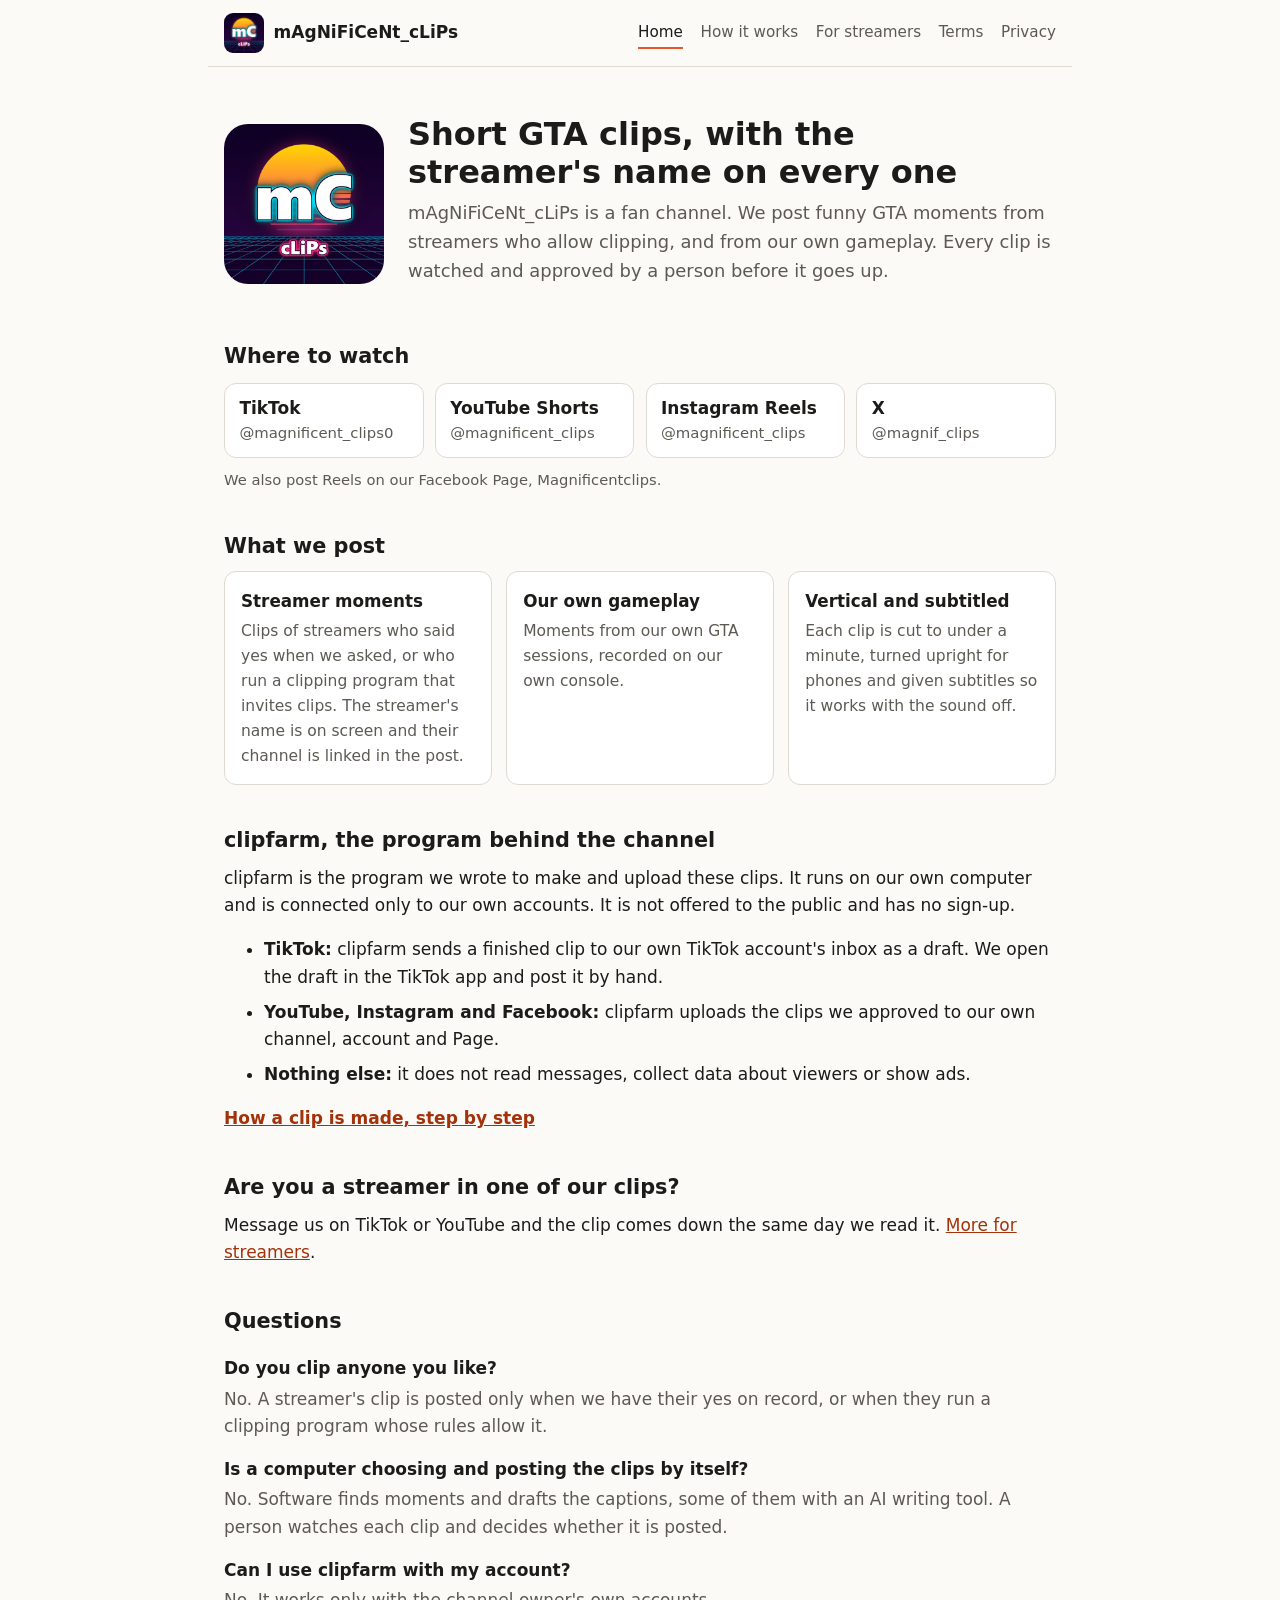
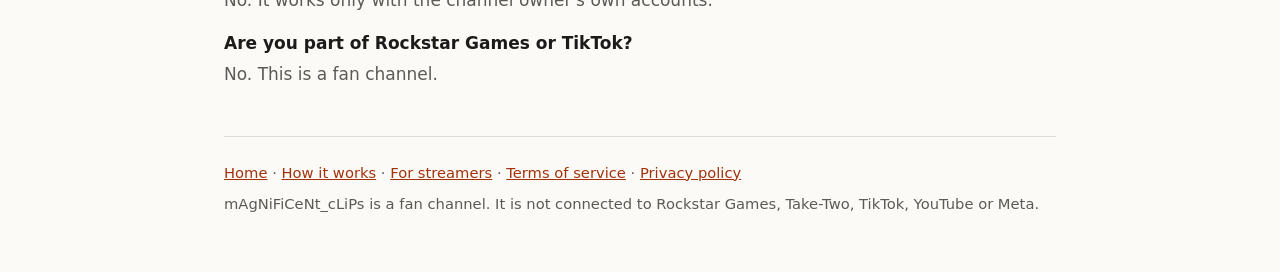
<file: index.html>
<!doctype html>
<html lang="en">
<head>
<meta charset="utf-8">
<meta name="viewport" content="width=device-width, initial-scale=1">
<title>mAgNiFiCeNt_cLiPs: short GTA clips</title>
<meta name="description" content="mAgNiFiCeNt_cLiPs posts short GTA clips from streamers who allow clipping, and the clipfarm program that makes them.">
<link rel="icon" href="favicon.ico" sizes="any">
<link rel="icon" type="image/png" sizes="32x32" href="icon-32.png">
<link rel="apple-touch-icon" href="icon-180.png">
<link rel="stylesheet" href="style.css">
</head>
<body>
<nav class="top">
<a class="brand" href="./"><img src="icon-180.png" width="40" height="40" alt="mAgNiFiCeNt_cLiPs logo">mAgNiFiCeNt_cLiPs</a>
<div class="links">
<a href="./" aria-current="page">Home</a>
<a href="how-it-works.html">How it works</a>
<a href="streamers.html">For streamers</a>
<a href="terms.html">Terms</a>
<a href="privacy.html">Privacy</a>
</div>
</nav>
<main>
<section class="hero">
<img src="icon-512.png" width="160" height="160" alt="">
<div>
<h1>Short GTA clips, with the streamer's name on every one</h1>
<p class="lead">mAgNiFiCeNt_cLiPs is a fan channel. We post funny GTA moments from streamers who allow
clipping, and from our own gameplay. Every clip is watched and approved by a person before it goes up.</p>
</div>
</section>

<h2>Where to watch</h2>
<ul class="accounts">
<li><a href="https://www.tiktok.com/@magnificent_clips0"><b>TikTok</b><span>@magnificent_clips0</span></a></li>
<li><a href="https://www.youtube.com/@magnificent_clips"><b>YouTube Shorts</b><span>@magnificent_clips</span></a></li>
<li><a href="https://www.instagram.com/magnificent_clips/"><b>Instagram Reels</b><span>@magnificent_clips</span></a></li>
<li><a href="https://x.com/magnif_clips"><b>X</b><span>@magnif_clips</span></a></li>
</ul>
<p class="small">We also post Reels on our Facebook Page, Magnificentclips.</p>

<h2>What we post</h2>
<div class="cards">
<div><h3>Streamer moments</h3><p>Clips of streamers who said yes when we asked, or who run a clipping
program that invites clips. The streamer's name is on screen and their channel is linked in the post.</p></div>
<div><h3>Our own gameplay</h3><p>Moments from our own GTA sessions, recorded on our own console.</p></div>
<div><h3>Vertical and subtitled</h3><p>Each clip is cut to under a minute, turned upright for phones and
given subtitles so it works with the sound off.</p></div>
</div>

<h2>clipfarm, the program behind the channel</h2>
<p>clipfarm is the program we wrote to make and upload these clips. It runs on our own computer and is
connected only to our own accounts. It is not offered to the public and has no sign-up.</p>
<ul>
<li><b>TikTok:</b> clipfarm sends a finished clip to our own TikTok account's inbox as a draft. We open the
draft in the TikTok app and post it by hand.</li>
<li><b>YouTube, Instagram and Facebook:</b> clipfarm uploads the clips we approved to our own channel, account
and Page.</li>
<li><b>Nothing else:</b> it does not read messages, collect data about viewers or show ads.</li>
</ul>
<p><a class="more" href="how-it-works.html">How a clip is made, step by step</a></p>

<h2>Are you a streamer in one of our clips?</h2>
<p>Message us on TikTok or YouTube and the clip comes down the same day we read it.
<a href="streamers.html">More for streamers</a>.</p>

<h2>Questions</h2>
<dl class="faq">
<dt>Do you clip anyone you like?</dt>
<dd>No. A streamer's clip is posted only when we have their yes on record, or when they run a clipping
program whose rules allow it.</dd>
<dt>Is a computer choosing and posting the clips by itself?</dt>
<dd>No. Software finds moments and drafts the captions, some of them with an AI writing tool. A person
watches each clip and decides whether it is posted.</dd>
<dt>Can I use clipfarm with my account?</dt>
<dd>No. It works only with the channel owner's own accounts.</dd>
<dt>Are you part of Rockstar Games or TikTok?</dt>
<dd>No. This is a fan channel.</dd>
</dl>

<footer>
<p><a href="./">Home</a> &middot; <a href="how-it-works.html">How it works</a> &middot;
<a href="streamers.html">For streamers</a> &middot; <a href="terms.html">Terms of service</a> &middot;
<a href="privacy.html">Privacy policy</a></p>
<p>mAgNiFiCeNt_cLiPs is a fan channel. It is not connected to Rockstar Games, Take-Two, TikTok, YouTube or
Meta.</p>
</footer>
</main>
</body>
</html>
</file>
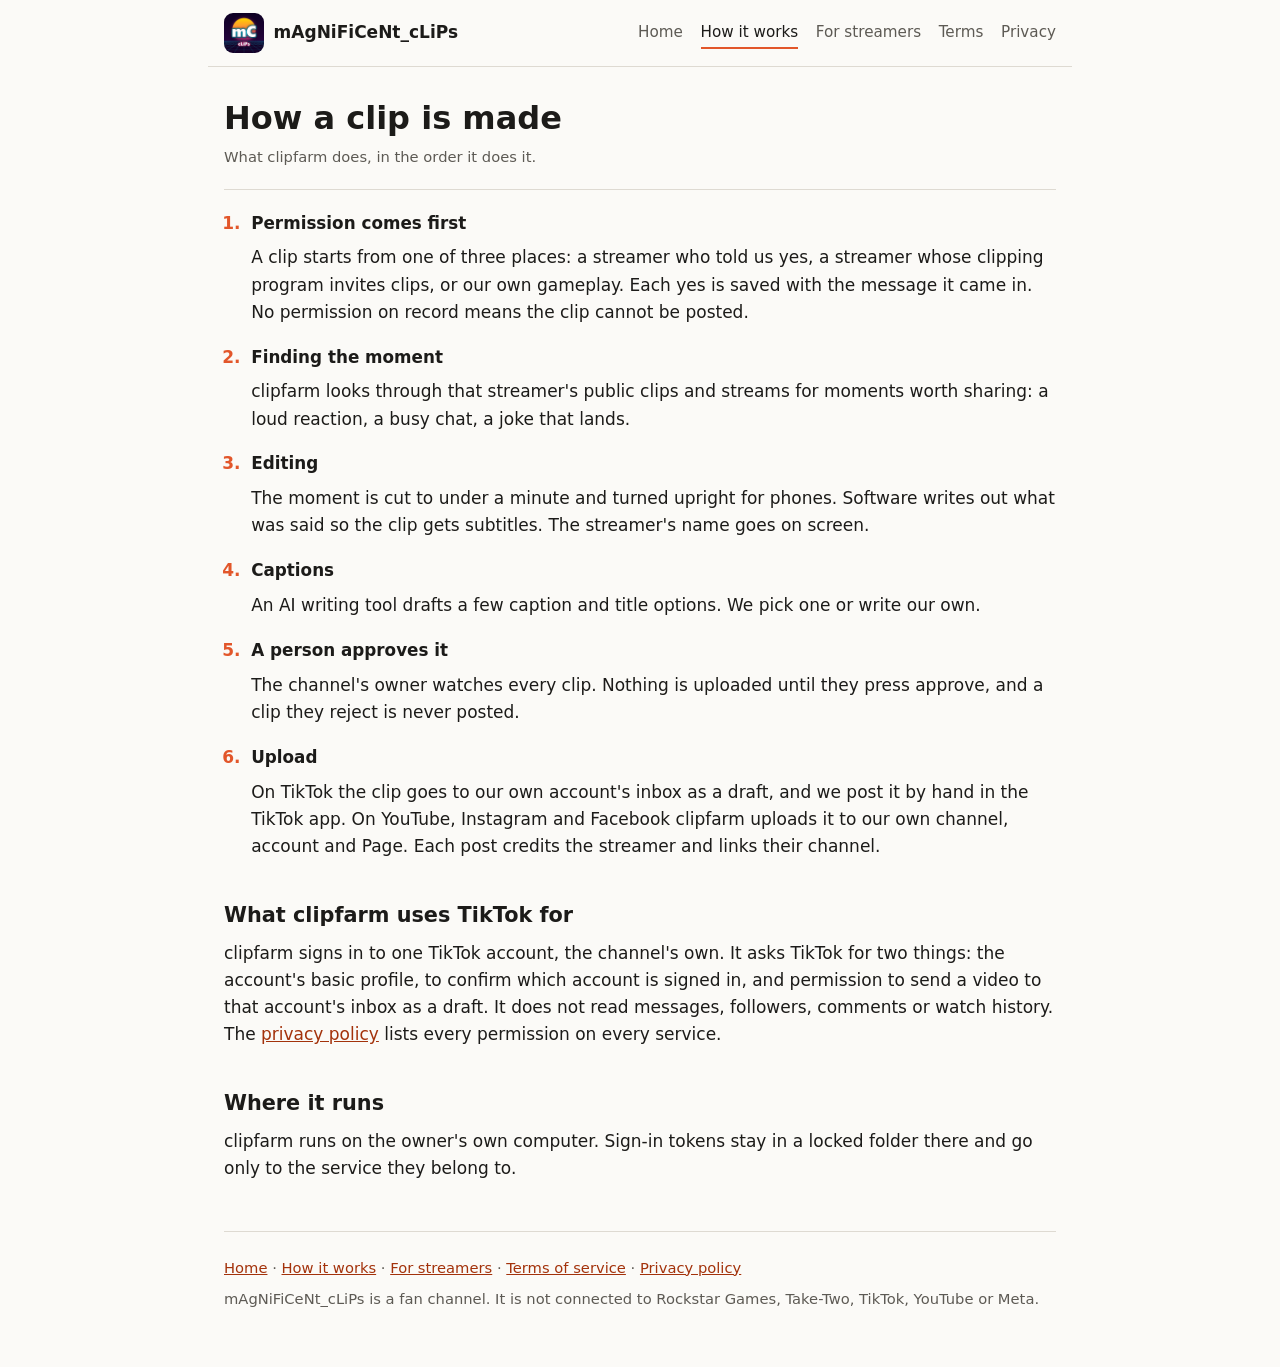
<file: how-it-works.html>
<!doctype html>
<html lang="en">
<head>
<meta charset="utf-8">
<meta name="viewport" content="width=device-width, initial-scale=1">
<title>How it works: mAgNiFiCeNt_cLiPs</title>
<meta name="description" content="How a mAgNiFiCeNt_cLiPs clip is made with clipfarm: permission, cutting, a person's approval, upload.">
<link rel="icon" href="favicon.ico" sizes="any">
<link rel="icon" type="image/png" sizes="32x32" href="icon-32.png">
<link rel="apple-touch-icon" href="icon-180.png">
<link rel="stylesheet" href="style.css">
</head>
<body>
<nav class="top">
<a class="brand" href="./"><img src="icon-180.png" width="40" height="40" alt="mAgNiFiCeNt_cLiPs logo">mAgNiFiCeNt_cLiPs</a>
<div class="links">
<a href="./">Home</a>
<a href="how-it-works.html" aria-current="page">How it works</a>
<a href="streamers.html">For streamers</a>
<a href="terms.html">Terms</a>
<a href="privacy.html">Privacy</a>
</div>
</nav>
<main>
<header>
<h1>How a clip is made</h1>
<p class="date">What clipfarm does, in the order it does it.</p>
</header>

<ol class="steps">
<li><h3>Permission comes first</h3>
<p>A clip starts from one of three places: a streamer who told us yes, a streamer whose clipping program
invites clips, or our own gameplay. Each yes is saved with the message it came in. No permission on record
means the clip cannot be posted.</p></li>
<li><h3>Finding the moment</h3>
<p>clipfarm looks through that streamer's public clips and streams for moments worth sharing: a loud reaction,
a busy chat, a joke that lands.</p></li>
<li><h3>Editing</h3>
<p>The moment is cut to under a minute and turned upright for phones. Software writes out what was said so
the clip gets subtitles. The streamer's name goes on screen.</p></li>
<li><h3>Captions</h3>
<p>An AI writing tool drafts a few caption and title options. We pick one or write our own.</p></li>
<li><h3>A person approves it</h3>
<p>The channel's owner watches every clip. Nothing is uploaded until they press approve, and a clip they
reject is never posted.</p></li>
<li><h3>Upload</h3>
<p>On TikTok the clip goes to our own account's inbox as a draft, and we post it by hand in the TikTok app.
On YouTube, Instagram and Facebook clipfarm uploads it to our own channel, account and Page. Each post
credits the streamer and links their channel.</p></li>
</ol>

<h2>What clipfarm uses TikTok for</h2>
<p>clipfarm signs in to one TikTok account, the channel's own. It asks TikTok for two things: the account's
basic profile, to confirm which account is signed in, and permission to send a video to that account's inbox
as a draft. It does not read messages, followers, comments or watch history. The
<a href="privacy.html">privacy policy</a> lists every permission on every service.</p>

<h2>Where it runs</h2>
<p>clipfarm runs on the owner's own computer. Sign-in tokens stay in a locked folder there and go only to the
service they belong to.</p>

<footer>
<p><a href="./">Home</a> &middot; <a href="how-it-works.html">How it works</a> &middot;
<a href="streamers.html">For streamers</a> &middot; <a href="terms.html">Terms of service</a> &middot;
<a href="privacy.html">Privacy policy</a></p>
<p>mAgNiFiCeNt_cLiPs is a fan channel. It is not connected to Rockstar Games, Take-Two, TikTok, YouTube or
Meta.</p>
</footer>
</main>
</body>
</html>
</file>
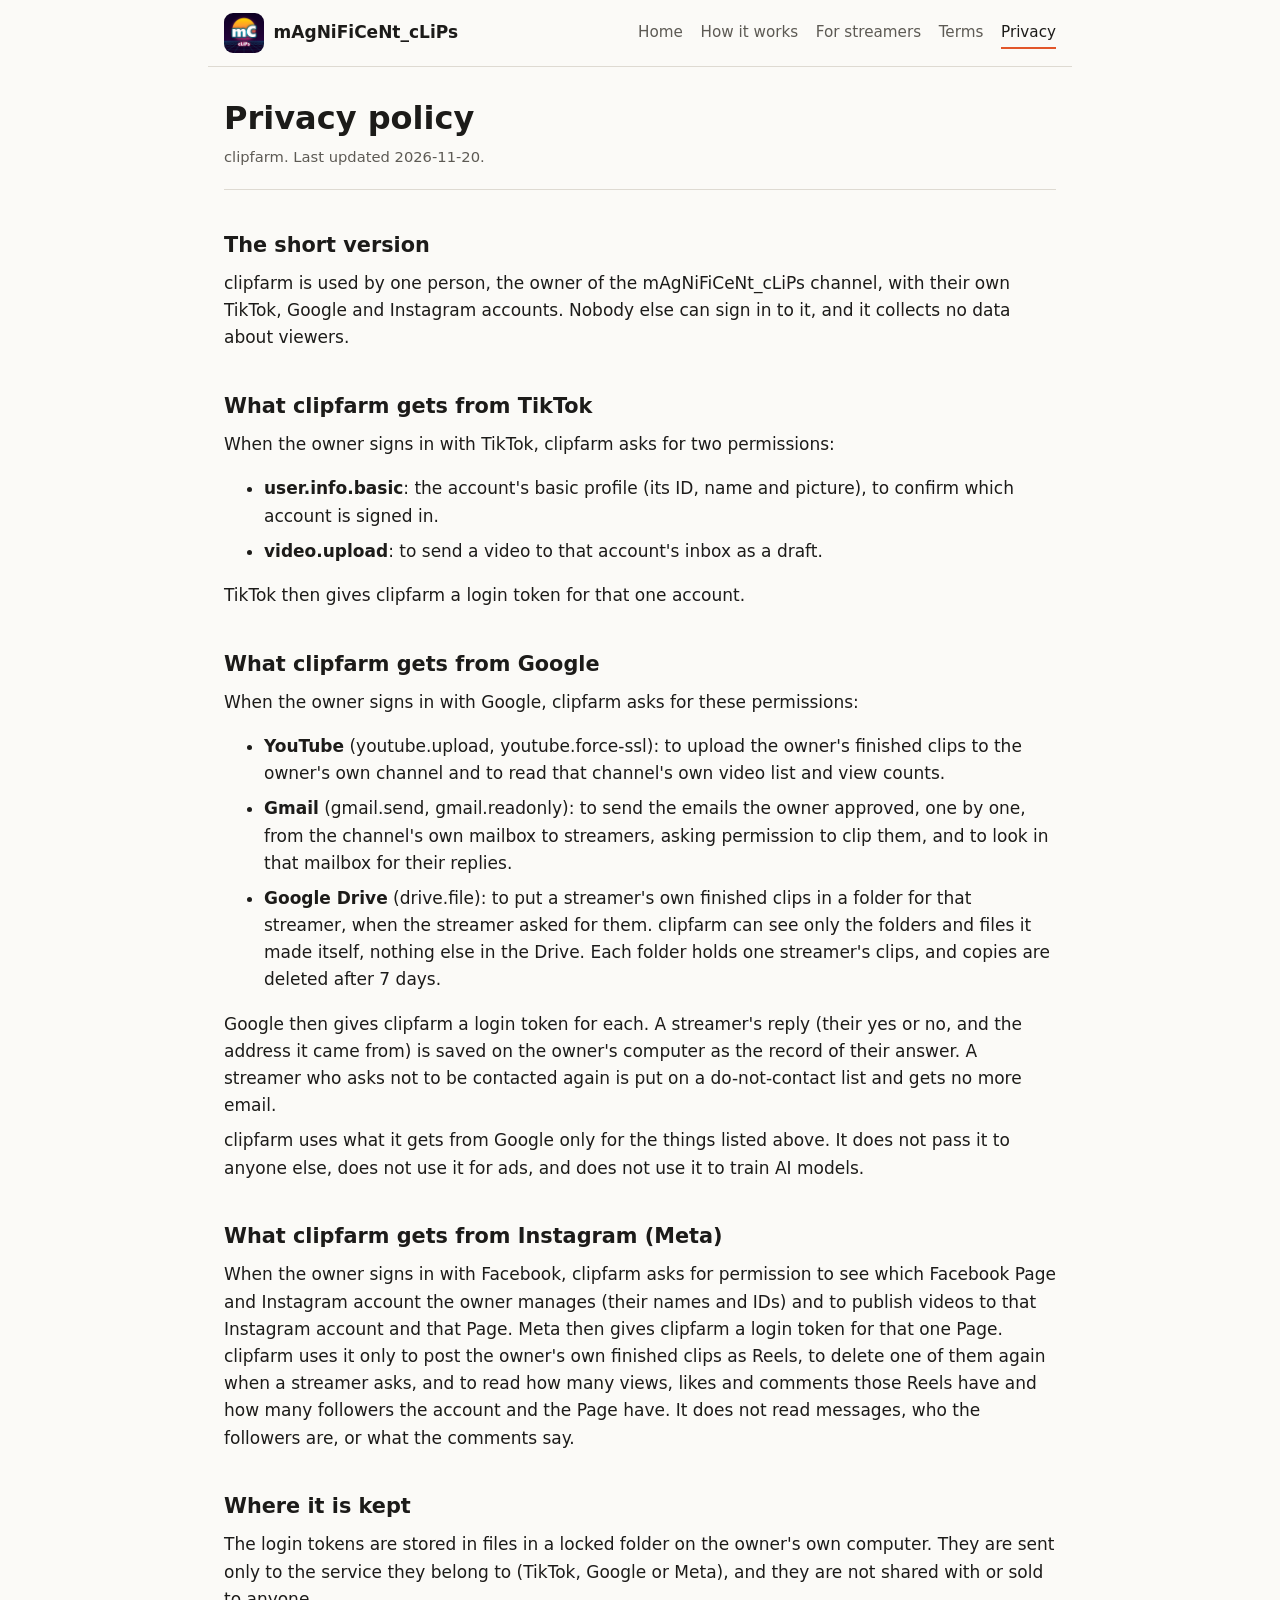
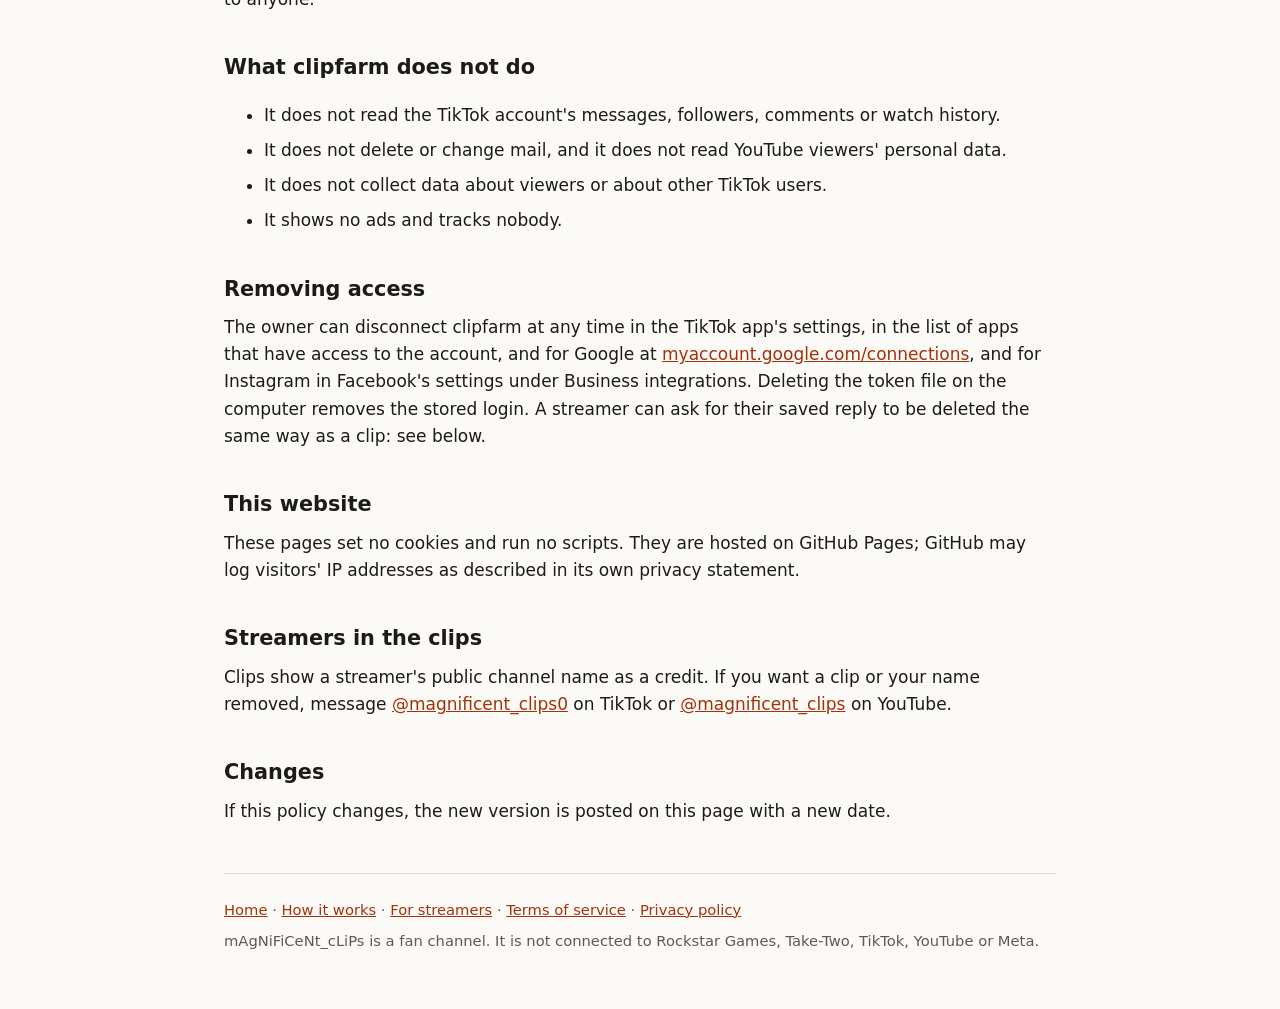
<file: privacy.html>
<!doctype html>
<html lang="en">
<head>
<meta charset="utf-8">
<meta name="viewport" content="width=device-width, initial-scale=1">
<title>Privacy policy: clipfarm</title>
<meta name="description" content="Privacy policy of clipfarm, the program behind mAgNiFiCeNt_cLiPs.">
<link rel="icon" href="favicon.ico" sizes="any">
<link rel="icon" type="image/png" sizes="32x32" href="icon-32.png">
<link rel="apple-touch-icon" href="icon-180.png">
<link rel="stylesheet" href="style.css">
</head>
<body>
<nav class="top">
<a class="brand" href="./"><img src="icon-180.png" width="40" height="40" alt="mAgNiFiCeNt_cLiPs logo">mAgNiFiCeNt_cLiPs</a>
<div class="links">
<a href="./">Home</a>
<a href="how-it-works.html">How it works</a>
<a href="streamers.html">For streamers</a>
<a href="terms.html">Terms</a>
<a href="privacy.html" aria-current="page">Privacy</a>
</div>
</nav>
<main>
<header>
<h1>Privacy policy</h1>
<p class="date">clipfarm. Last updated 2026-11-20.</p>
</header>

<h2>The short version</h2>
<p>clipfarm is used by one person, the owner of the mAgNiFiCeNt_cLiPs channel, with their own TikTok,
Google and Instagram accounts. Nobody else can sign in to it, and it collects no data about viewers.</p>

<h2>What clipfarm gets from TikTok</h2>
<p>When the owner signs in with TikTok, clipfarm asks for two permissions:</p>
<ul>
<li><b>user.info.basic</b>: the account's basic profile (its ID, name and picture), to confirm which
account is signed in.</li>
<li><b>video.upload</b>: to send a video to that account's inbox as a draft.</li>
</ul>
<p>TikTok then gives clipfarm a login token for that one account.</p>

<h2>What clipfarm gets from Google</h2>
<p>When the owner signs in with Google, clipfarm asks for these permissions:</p>
<ul>
<li><b>YouTube</b> (youtube.upload, youtube.force-ssl): to upload the owner's finished clips to the owner's
own channel and to read that channel's own video list and view counts.</li>
<li><b>Gmail</b> (gmail.send, gmail.readonly): to send the emails the owner approved, one by one, from the
channel's own mailbox to streamers, asking permission to clip them, and to look in that mailbox for their
replies.</li>
<li><b>Google Drive</b> (drive.file): to put a streamer's own finished clips in a folder for that streamer,
when the streamer asked for them. clipfarm can see only the folders and files it made itself, nothing else
in the Drive. Each folder holds one streamer's clips, and copies are deleted after 7 days.</li>
</ul>
<p>Google then gives clipfarm a login token for each. A streamer's reply (their yes or no, and the address
it came from) is saved on the owner's computer as the record of their answer. A streamer who asks not to be
contacted again is put on a do-not-contact list and gets no more email.</p>
<p>clipfarm uses what it gets from Google only for the things listed above. It does not pass it to anyone
else, does not use it for ads, and does not use it to train AI models.</p>

<h2>What clipfarm gets from Instagram (Meta)</h2>
<p>When the owner signs in with Facebook, clipfarm asks for permission to see which Facebook Page and
Instagram account the owner manages (their names and IDs) and to publish videos to that Instagram account and that Page.
Meta then gives clipfarm a login token for that one Page. clipfarm uses it only to post the owner's own
finished clips as Reels, to delete one of them again when a streamer asks, and to read how many views,
likes and comments those Reels have and how many followers the account and the Page have. It does not read
messages, who the followers are, or what the comments say.</p>

<h2>Where it is kept</h2>
<p>The login tokens are stored in files in a locked folder on the owner's own computer. They are sent only to the service they belong to (TikTok, Google or Meta), and they are not shared with or sold to anyone.</p>

<h2>What clipfarm does not do</h2>
<ul>
<li>It does not read the TikTok account's messages, followers, comments or watch history.</li>
<li>It does not delete or change mail, and it does not read YouTube viewers' personal data.</li>
<li>It does not collect data about viewers or about other TikTok users.</li>
<li>It shows no ads and tracks nobody.</li>
</ul>

<h2>Removing access</h2>
<p>The owner can disconnect clipfarm at any time in the TikTok app's settings, in the list of
apps that have access to the account, and for Google at
<a href="https://myaccount.google.com/connections">myaccount.google.com/connections</a>, and for Instagram in
Facebook's settings under Business integrations. Deleting the token file on the computer removes the stored login. A streamer can ask for their saved reply to be deleted
the same way as a clip: see below.</p>

<h2>This website</h2>
<p>These pages set no cookies and run no scripts. They are hosted on GitHub Pages; GitHub may log
visitors' IP addresses as described in its own privacy statement.</p>

<h2>Streamers in the clips</h2>
<p>Clips show a streamer's public channel name as a credit. If you want a clip or your name removed,
message <a href="https://www.tiktok.com/@magnificent_clips0">@magnificent_clips0</a> on TikTok or
<a href="https://www.youtube.com/@magnificent_clips">@magnificent_clips</a> on YouTube.</p>

<h2>Changes</h2>
<p>If this policy changes, the new version is posted on this page with a new date.</p>

<footer>
<p><a href="./">Home</a> &middot; <a href="how-it-works.html">How it works</a> &middot;
<a href="streamers.html">For streamers</a> &middot; <a href="terms.html">Terms of service</a> &middot;
<a href="privacy.html">Privacy policy</a></p>
<p>mAgNiFiCeNt_cLiPs is a fan channel. It is not connected to Rockstar Games, Take-Two, TikTok, YouTube or
Meta.</p>
</footer>
</main>
</body>
</html>
</file>
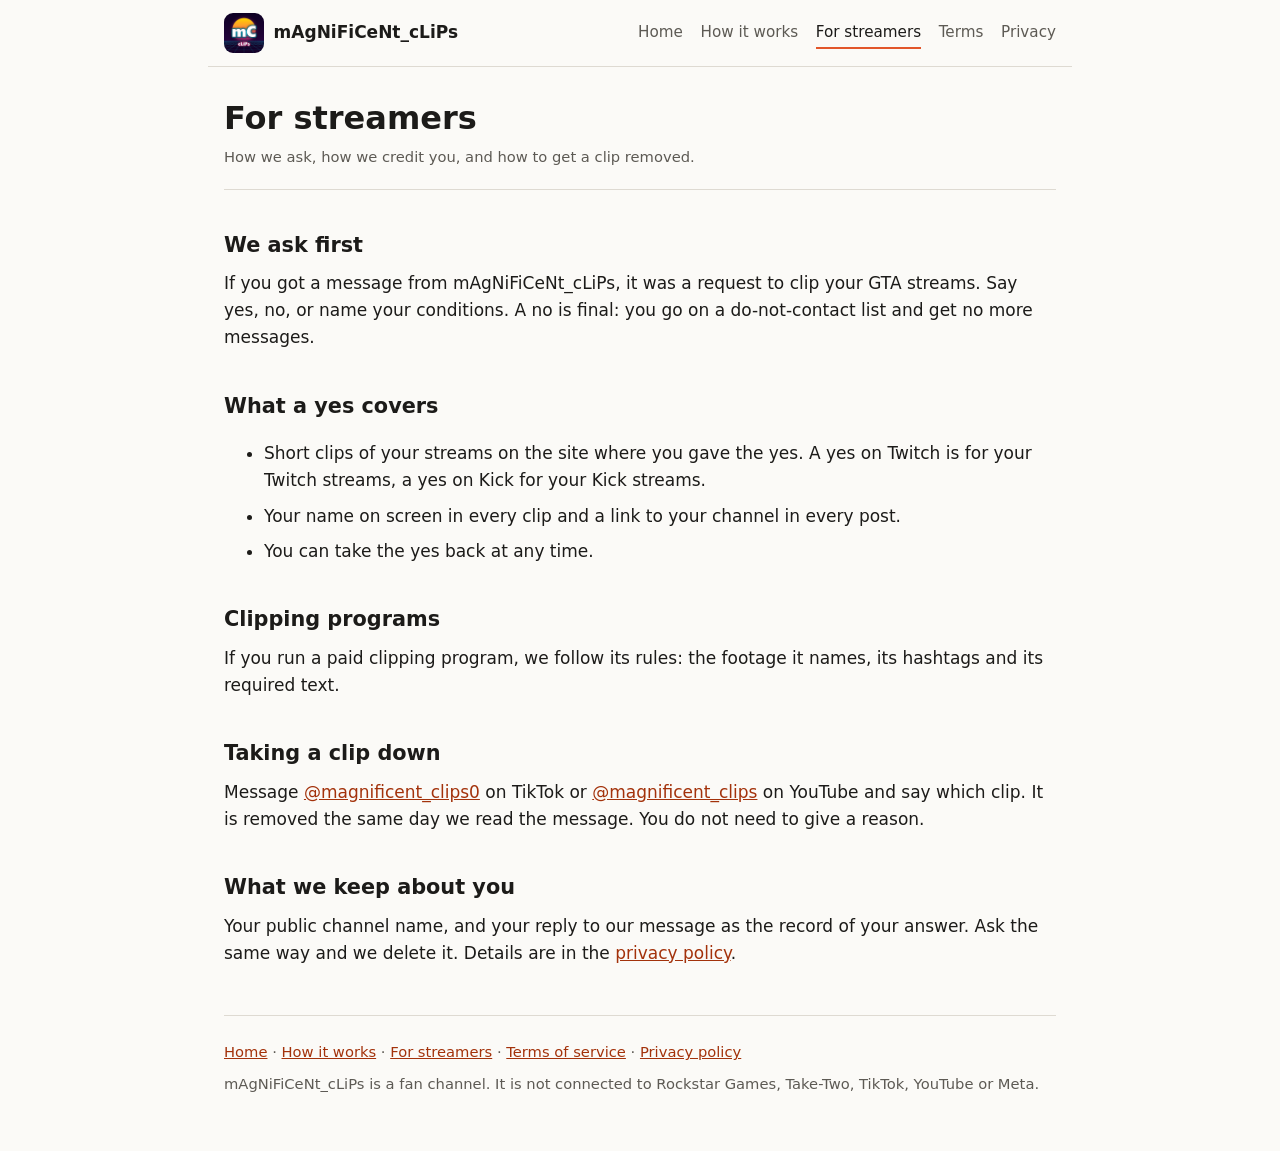
<file: streamers.html>
<!doctype html>
<html lang="en">
<head>
<meta charset="utf-8">
<meta name="viewport" content="width=device-width, initial-scale=1">
<title>For streamers: mAgNiFiCeNt_cLiPs</title>
<meta name="description" content="For streamers: how mAgNiFiCeNt_cLiPs asks permission, credits you, and takes a clip down.">
<link rel="icon" href="favicon.ico" sizes="any">
<link rel="icon" type="image/png" sizes="32x32" href="icon-32.png">
<link rel="apple-touch-icon" href="icon-180.png">
<link rel="stylesheet" href="style.css">
</head>
<body>
<nav class="top">
<a class="brand" href="./"><img src="icon-180.png" width="40" height="40" alt="mAgNiFiCeNt_cLiPs logo">mAgNiFiCeNt_cLiPs</a>
<div class="links">
<a href="./">Home</a>
<a href="how-it-works.html">How it works</a>
<a href="streamers.html" aria-current="page">For streamers</a>
<a href="terms.html">Terms</a>
<a href="privacy.html">Privacy</a>
</div>
</nav>
<main>
<header>
<h1>For streamers</h1>
<p class="date">How we ask, how we credit you, and how to get a clip removed.</p>
</header>

<h2>We ask first</h2>
<p>If you got a message from mAgNiFiCeNt_cLiPs, it was a request to clip your GTA streams. Say yes, no, or
name your conditions. A no is final: you go on a do-not-contact list and get no more messages.</p>

<h2>What a yes covers</h2>
<ul>
<li>Short clips of your streams on the site where you gave the yes. A yes on Twitch is for your Twitch
streams, a yes on Kick for your Kick streams.</li>
<li>Your name on screen in every clip and a link to your channel in every post.</li>
<li>You can take the yes back at any time.</li>
</ul>

<h2>Clipping programs</h2>
<p>If you run a paid clipping program, we follow its rules: the footage it names, its hashtags and its
required text.</p>

<h2>Taking a clip down</h2>
<p>Message <a href="https://www.tiktok.com/@magnificent_clips0">@magnificent_clips0</a> on TikTok or
<a href="https://www.youtube.com/@magnificent_clips">@magnificent_clips</a> on YouTube and say which clip.
It is removed the same day we read the message. You do not need to give a reason.</p>

<h2>What we keep about you</h2>
<p>Your public channel name, and your reply to our message as the record of your answer. Ask the same way
and we delete it. Details are in the <a href="privacy.html">privacy policy</a>.</p>

<footer>
<p><a href="./">Home</a> &middot; <a href="how-it-works.html">How it works</a> &middot;
<a href="streamers.html">For streamers</a> &middot; <a href="terms.html">Terms of service</a> &middot;
<a href="privacy.html">Privacy policy</a></p>
<p>mAgNiFiCeNt_cLiPs is a fan channel. It is not connected to Rockstar Games, Take-Two, TikTok, YouTube or
Meta.</p>
</footer>
</main>
</body>
</html>
</file>
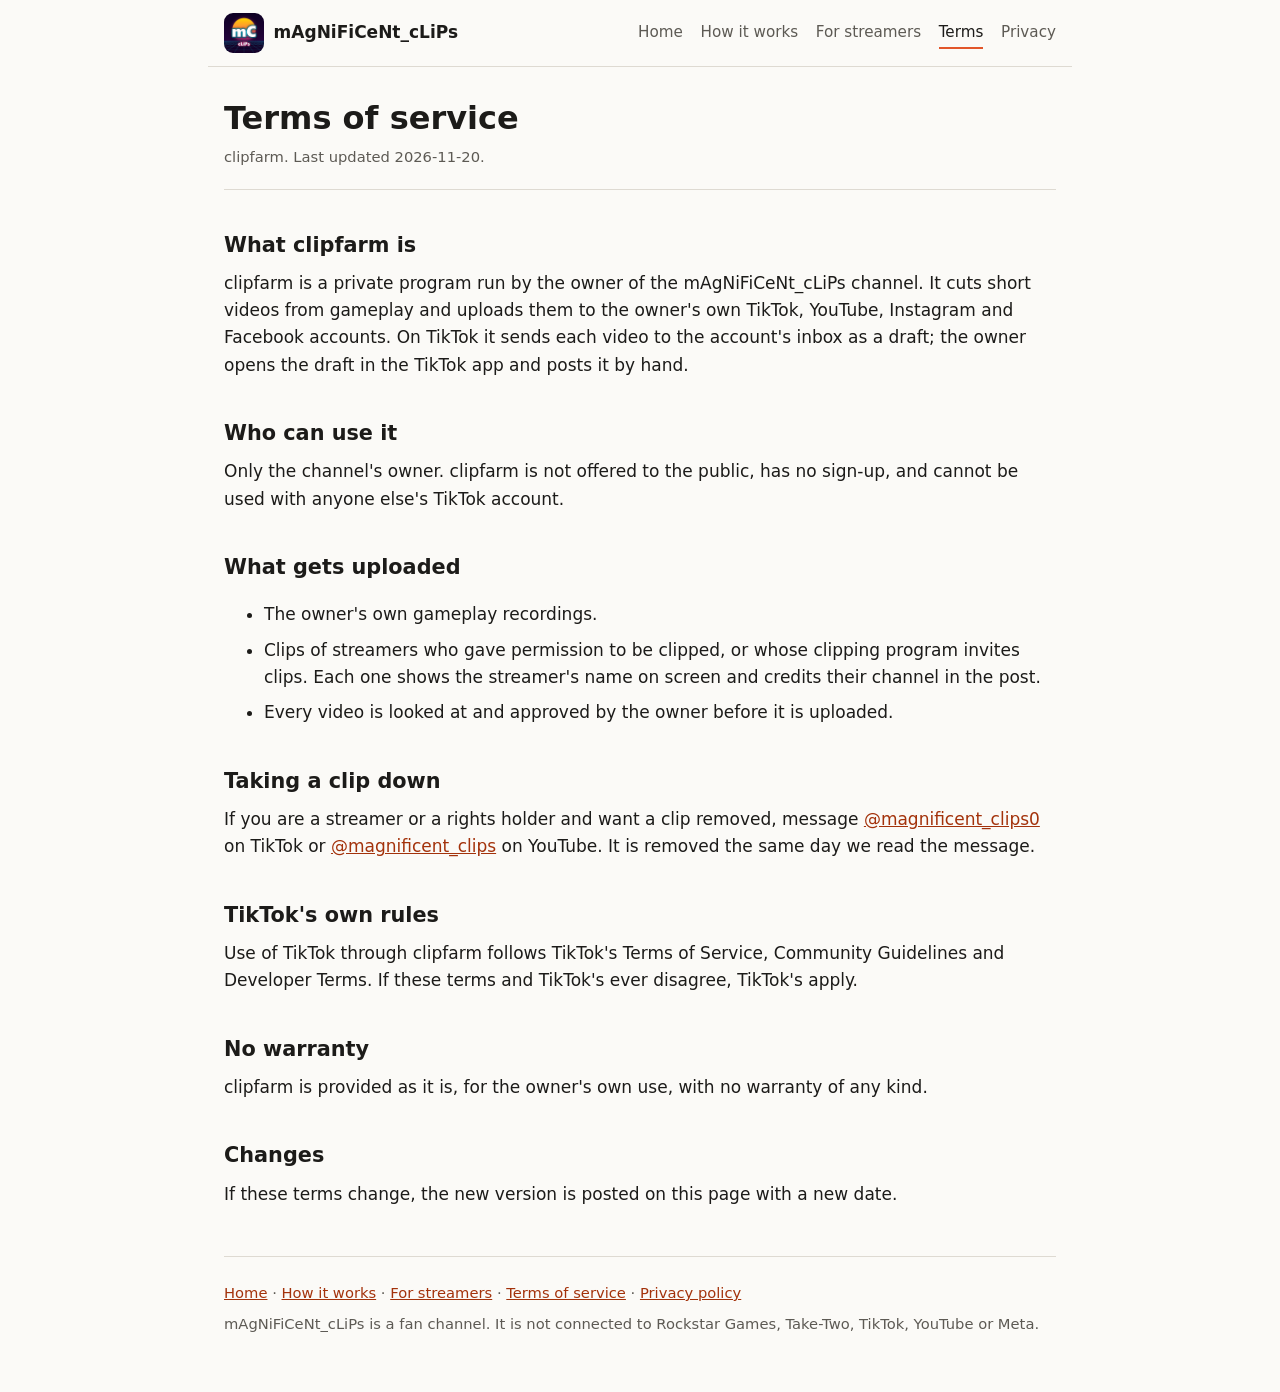
<file: terms.html>
<!doctype html>
<html lang="en">
<head>
<meta charset="utf-8">
<meta name="viewport" content="width=device-width, initial-scale=1">
<title>Terms of service: clipfarm</title>
<meta name="description" content="Terms of service of clipfarm, the program behind mAgNiFiCeNt_cLiPs.">
<link rel="icon" href="favicon.ico" sizes="any">
<link rel="icon" type="image/png" sizes="32x32" href="icon-32.png">
<link rel="apple-touch-icon" href="icon-180.png">
<link rel="stylesheet" href="style.css">
</head>
<body>
<nav class="top">
<a class="brand" href="./"><img src="icon-180.png" width="40" height="40" alt="mAgNiFiCeNt_cLiPs logo">mAgNiFiCeNt_cLiPs</a>
<div class="links">
<a href="./">Home</a>
<a href="how-it-works.html">How it works</a>
<a href="streamers.html">For streamers</a>
<a href="terms.html" aria-current="page">Terms</a>
<a href="privacy.html">Privacy</a>
</div>
</nav>
<main>
<header>
<h1>Terms of service</h1>
<p class="date">clipfarm. Last updated 2026-11-20.</p>
</header>

<h2>What clipfarm is</h2>
<p>clipfarm is a private program run by the owner of the mAgNiFiCeNt_cLiPs channel. It cuts short videos
from gameplay and uploads them to the owner's own TikTok, YouTube, Instagram and Facebook accounts. On TikTok it sends each video
to the account's inbox as a draft; the owner opens the draft in the TikTok app and posts it by hand.</p>

<h2>Who can use it</h2>
<p>Only the channel's owner. clipfarm is not offered to the public, has no sign-up, and cannot be used with
anyone else's TikTok account.</p>

<h2>What gets uploaded</h2>
<ul>
<li>The owner's own gameplay recordings.</li>
<li>Clips of streamers who gave permission to be clipped, or whose clipping program invites clips. Each one shows the streamer's name on screen and
credits their channel in the post.</li>
<li>Every video is looked at and approved by the owner before it is uploaded.</li>
</ul>

<h2>Taking a clip down</h2>
<p>If you are a streamer or a rights holder and want a clip removed, message
<a href="https://www.tiktok.com/@magnificent_clips0">@magnificent_clips0</a> on TikTok or
<a href="https://www.youtube.com/@magnificent_clips">@magnificent_clips</a> on YouTube. It is removed the
same day we read the message.</p>

<h2>TikTok's own rules</h2>
<p>Use of TikTok through clipfarm follows TikTok's Terms of Service, Community Guidelines and Developer
Terms. If these terms and TikTok's ever disagree, TikTok's apply.</p>

<h2>No warranty</h2>
<p>clipfarm is provided as it is, for the owner's own use, with no warranty of any kind.</p>

<h2>Changes</h2>
<p>If these terms change, the new version is posted on this page with a new date.</p>

<footer>
<p><a href="./">Home</a> &middot; <a href="how-it-works.html">How it works</a> &middot;
<a href="streamers.html">For streamers</a> &middot; <a href="terms.html">Terms of service</a> &middot;
<a href="privacy.html">Privacy policy</a></p>
<p>mAgNiFiCeNt_cLiPs is a fan channel. It is not connected to Rockstar Games, Take-Two, TikTok, YouTube or
Meta.</p>
</footer>
</main>
</body>
</html>
</file>
<file: style.css>
:root { --bg: #fbfaf7; --panel: #ffffff; --ink: #1c1b19; --soft: #5d5a54; --line: #dedad2; --link: #a3320b;
  --accent: #e2562a; }
@media (prefers-color-scheme: dark) {
  :root { --bg: #15131a; --panel: #1e1b25; --ink: #ece9e2; --soft: #a9a4b0; --line: #35303f; --link: #ff9f73;
    --accent: #ff8a4f; }
}
* { box-sizing: border-box; }
body { margin: 0; background: var(--bg); color: var(--ink); font: 17px/1.6 system-ui, "Segoe UI", sans-serif; }
a { color: var(--link); }
nav.top { display: flex; flex-wrap: wrap; align-items: center; justify-content: space-between; gap: 0.5rem 1.5rem;
  max-width: 54rem; margin: 0 auto; padding: 0.8rem 1rem; border-bottom: 1px solid var(--line); }
nav.top .brand { display: flex; align-items: center; gap: 0.6rem; font-weight: 700; color: var(--ink);
  text-decoration: none; }
nav.top .brand img { border-radius: 9px; display: block; }
nav.top .links { display: flex; flex-wrap: wrap; gap: 0.2rem 1.1rem; font-size: 0.95rem; }
nav.top .links a { color: var(--soft); text-decoration: none; padding: 0.2rem 0; }
nav.top .links a:hover, nav.top .links a[aria-current] { color: var(--ink); border-bottom: 2px solid var(--accent); }
main { max-width: 54rem; margin: 0 auto; padding: 2rem 1rem 3rem; }
header { border-bottom: 1px solid var(--line); padding-bottom: 0.8rem; margin-bottom: 1.2rem; }
h1 { font-size: 2rem; line-height: 1.2; margin: 0 0 0.4rem; }
h2 { font-size: 1.3rem; margin: 2.4rem 0 0.5rem; }
h3 { font-size: 1.05rem; margin: 0 0 0.3rem; }
p, li { margin: 0.5rem 0; }
.hero { display: flex; flex-wrap: wrap; align-items: center; gap: 1.5rem; padding: 1rem 0 0.5rem; }
.hero img { border-radius: 24px; flex: none; }
.hero div { flex: 1 1 18rem; }
.lead { font-size: 1.12rem; color: var(--soft); }
.cards { display: grid; grid-template-columns: repeat(auto-fit, minmax(14rem, 1fr)); gap: 0.9rem; }
.cards > div { background: var(--panel); border: 1px solid var(--line); border-radius: 12px; padding: 1rem; }
.cards p { margin: 0; color: var(--soft); font-size: 0.97rem; }
.accounts { list-style: none; padding: 0; margin: 0.6rem 0; display: grid;
  grid-template-columns: repeat(auto-fit, minmax(11rem, 1fr)); gap: 0.7rem; }
.accounts li { margin: 0; }
.accounts a { display: block; background: var(--panel); border: 1px solid var(--line); border-radius: 12px;
  padding: 0.7rem 0.9rem; text-decoration: none; color: var(--ink); }
.accounts a:hover { border-color: var(--accent); }
.accounts b, .accounts span { display: block; }
.accounts span { color: var(--soft); font-size: 0.93rem; }
.steps { padding-left: 1.4rem; }
.steps li { margin: 1.1rem 0; padding-left: 0.3rem; }
.steps li::marker { color: var(--accent); font-weight: 700; }
.faq dt { font-weight: 600; margin-top: 1rem; }
.faq dd { margin: 0.2rem 0 0; color: var(--soft); }
.more { font-weight: 600; }
.date, .small, footer { color: var(--soft); font-size: 0.92rem; }
footer { border-top: 1px solid var(--line); margin-top: 3rem; padding-top: 1rem; }
</file>
